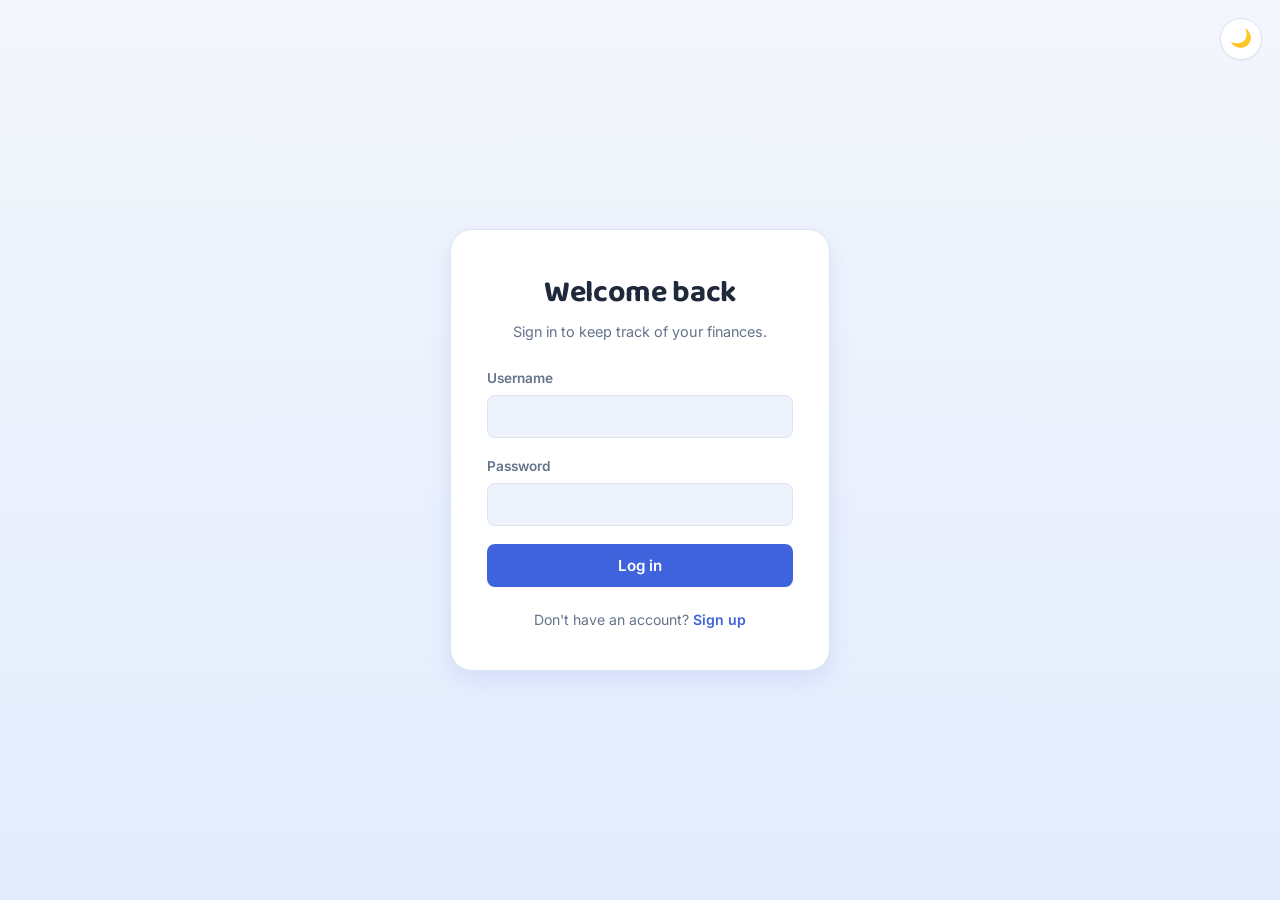
<file: frontend/index.html>
<!DOCTYPE html>
<html lang="en">
<head>
    <meta charset="UTF-8">
    <meta name="viewport" content="width=device-width, initial-scale=1.0">
    <title>ExpenseTracker · Login</title>

    <link rel="preconnect" href="https://fonts.googleapis.com">
    <link rel="preconnect" href="https://fonts.gstatic.com" crossorigin>
    <link href="https://fonts.googleapis.com/css2?family=Baloo+2:wght@600;700&family=Inter:wght@400;500;600;700&display=swap" rel="stylesheet">
    <link rel="icon" href="data:image/svg+xml,<svg xmlns=%22http://www.w3.org/2000/svg%22 viewBox=%220 0 100 100%22><text y=%22.9em%22 font-size=%2290%22>💰</text></svg>">
    <link rel="manifest" href="manifest.json">
    <link rel="apple-touch-icon" href="icons/apple-touch-icon.png">
    <meta name="theme-color" content="#4F46E5">
    <meta name="apple-mobile-web-app-capable" content="yes">
    <meta name="apple-mobile-web-app-status-bar-style" content="black-translucent">
    <meta name="apple-mobile-web-app-title" content="Expenses">
    <link rel="stylesheet" href="css/variables.css">
    <link rel="stylesheet" href="css/toast.css">
    <link rel="stylesheet" href="css/base.css">
    <link rel="stylesheet" href="css/auth.css">

    <script>
        // Apply the saved theme before first render to avoid a flash of the wrong theme.
        (function () {
            if (localStorage.getItem('theme') === 'dark') {
                document.documentElement.setAttribute('data-theme', 'dark');
            }
        })();
    </script>
</head>
<body>
    <div id="toastContainer" class="toast-container" aria-live="polite" aria-atomic="true"></div>
    <button id="themeToggle" class="icon-button theme-toggle" type="button" aria-label="Toggle dark mode">🌙</button>

    <div class="money-rain" aria-hidden="true">
        <span class="coin">💵</span>
        <span class="coin">🪙</span>
        <span class="coin">💵</span>
        <span class="coin">💰</span>
        <span class="coin">🪙</span>
        <span class="coin">💵</span>
        <span class="coin">🪙</span>
        <span class="coin">💰</span>
        <span class="coin">💵</span>
        <span class="coin">🪙</span>
        <span class="coin">💵</span>
        <span class="coin">🪙</span>
        <span class="coin">💰</span>
        <span class="coin">💵</span>
        <span class="coin">🪙</span>
    </div>

    <main class="auth-wrapper">
        <div class="auth-card card">
            <h1>Welcome back</h1>
            <p class="auth-subtitle">Sign in to keep track of your finances.</p>

            <form id="loginForm">
                <div class="form-group">
                    <label for="username">Username</label>
                    <input type="text" id="username" name="username" required autocomplete="username">
                </div>
                <div class="form-group">
                    <label for="password">Password</label>
                    <input type="password" id="password" name="password" required autocomplete="current-password">
                </div>
                <button type="submit" class="submit-button">Log in</button>
            </form>

            <p class="auth-footer">Don't have an account? <a href="register.html">Sign up</a></p>
        </div>
    </main>

    <script src="js/theme.js"></script>
    <script type="module" src="js/login.js"></script>
</body>
</html>
</file>
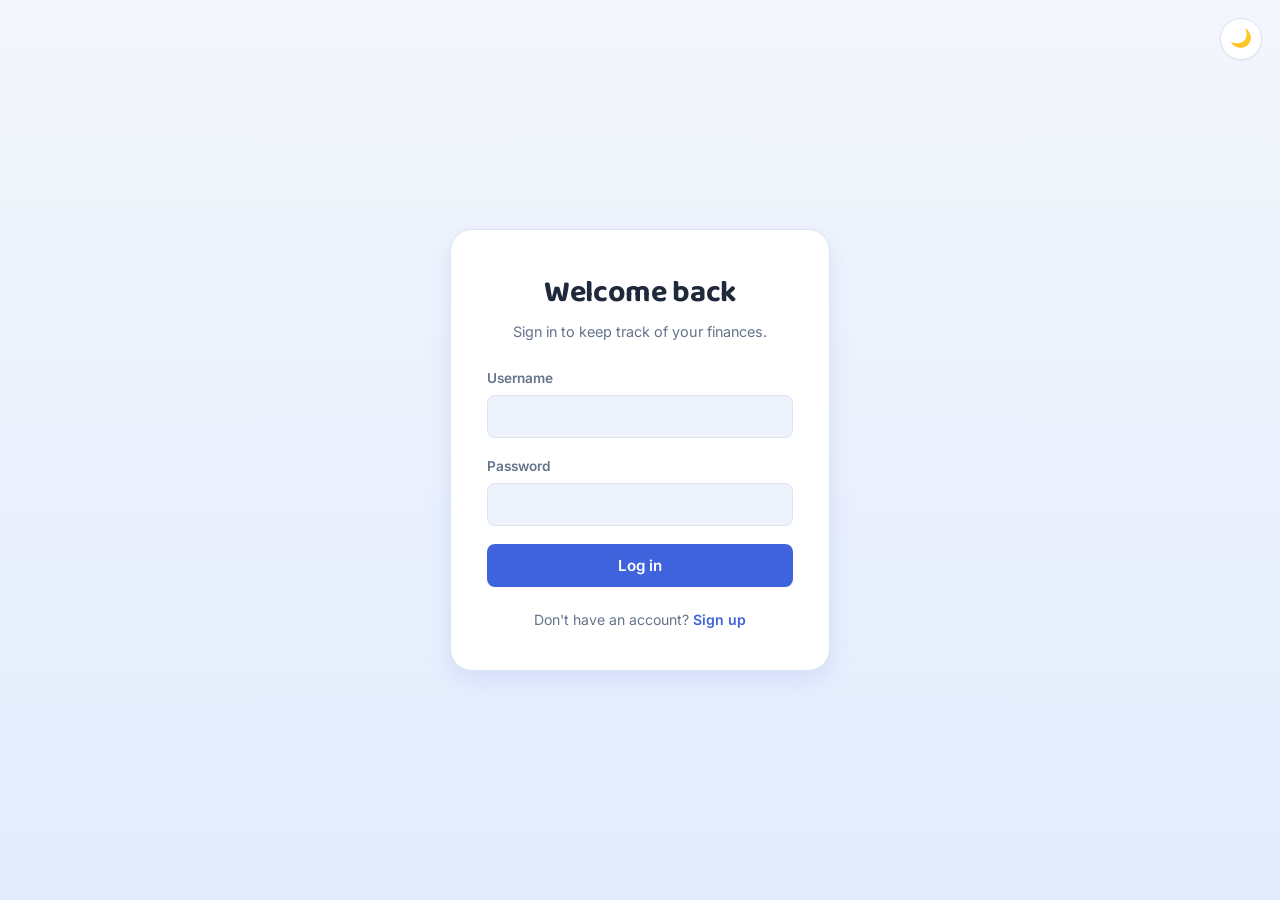
<file: frontend/categories.html>
<!DOCTYPE html>
<html lang="en">
<head>
    <meta charset="UTF-8">
    <meta name="viewport" content="width=device-width, initial-scale=1.0">
    <title>ExpenseTracker · Categories</title>

    <link rel="preconnect" href="https://fonts.googleapis.com">
    <link rel="preconnect" href="https://fonts.gstatic.com" crossorigin>
    <link href="https://fonts.googleapis.com/css2?family=Baloo+2:wght@600;700&family=Inter:wght@400;500;600;700&display=swap" rel="stylesheet">
    <link rel="icon" href="data:image/svg+xml,<svg xmlns=%22http://www.w3.org/2000/svg%22 viewBox=%220 0 100 100%22><text y=%22.9em%22 font-size=%2290%22>💰</text></svg>">
    <link rel="manifest" href="manifest.json">
    <link rel="apple-touch-icon" href="icons/apple-touch-icon.png">
    <meta name="theme-color" content="#4F46E5">
    <meta name="apple-mobile-web-app-capable" content="yes">
    <meta name="apple-mobile-web-app-status-bar-style" content="black-translucent">
    <meta name="apple-mobile-web-app-title" content="Expenses">
    <link rel="stylesheet" href="css/variables.css">
    <link rel="stylesheet" href="css/toast.css">
    <link rel="stylesheet" href="css/base.css">
    <link rel="stylesheet" href="css/app-shell.css">
    <link rel="stylesheet" href="css/controls.css">
    <link rel="stylesheet" href="css/tables.css">
    <link rel="stylesheet" href="css/skeleton.css">
    <link rel="stylesheet" href="css/modal.css">
    <link rel="stylesheet" href="css/categories.css">

    <script>
        // Apply the saved theme before first render to avoid a flash of the wrong theme.
        (function () {
            if (localStorage.getItem('theme') === 'dark') {
                document.documentElement.setAttribute('data-theme', 'dark');
            }
        })();
    </script>
</head>
<body>
    <div id="toastContainer" class="toast-container" aria-live="polite" aria-atomic="true"></div>
    <button id="themeToggle" class="icon-button theme-toggle" type="button" aria-label="Toggle dark mode">🌙</button>
    <button type="button" class="icon-button logout-button" id="logoutButton" aria-label="Log out" title="Log out">🚪</button>

    <div class="app-shell">
        <aside class="sidebar">
            <div class="sidebar-brand">💰 ExpenseTracker</div>
            <nav class="sidebar-nav">
                <a href="dashboard.html" class="nav-link"><span class="nav-icon">📊</span>Dashboard</a>
                <a href="categories.html" class="nav-link active"><span class="nav-icon">🏷️</span>Categories</a>
                <a href="transactions.html" class="nav-link"><span class="nav-icon">💳</span>Transactions</a>
            </nav>
        </aside>

        <main class="main-content">
            <div class="page-header">
                <h1>Categories</h1>
                <p>Organize your transactions into fixed, variable, or one-time categories.</p>
            </div>

            <div class="categories-layout">
                <div class="category-card card">
                    <h2>Create Category</h2>
                    <form id="categoryForm">
                        <div class="form-group">
                            <label for="categoryName">Category Name:</label>
                            <input type="text" id="categoryName" name="category_name" required>
                        </div>
                        <div class="form-group">
                            <label for="frequency">Frequency:</label>
                            <select id="frequency" name="frequency" required>
                                <option value="FIXED">Fixed</option>
                                <option value="VARIABLE">Variable</option>
                                <option value="ONE_TIME">One-time</option>
                            </select>
                        </div>
                        <button type="submit" class="submit-button" id="submitCategory">Create Category</button>
                    </form>
                </div>

                <div class="categoryTable data-table">
                    <h2>Categories</h2>
                    <label for="categorySearch">Search Categories:</label>
                    <input type="text" id="categorySearch" placeholder="Enter category name...">
                    <div class="table-wrapper is-categories">
                        <table>
                            <thead>
                                <tr>
                                    <th>Category Name</th>
                                    <th>Frequency</th>
                                    <th>Actions</th>
                                </tr>
                            </thead>
                            <tbody id="categoryTableBody"></tbody>
                        </table>
                    </div>

                    <div id="pagination">
                        <button id="previousPage">Previous</button>
                        <span id="pageInfo"></span>
                        <button id="nextPage">Next</button>
                    </div>
                </div>
            </div>
        </main>
    </div>

    <nav class="bottom-nav">
        <a href="dashboard.html"><span class="nav-icon">📊</span>Dashboard</a>
        <a href="categories.html" class="active"><span class="nav-icon">🏷️</span>Categories</a>
        <a href="transactions.html"><span class="nav-icon">💳</span>Transactions</a>
    </nav>

    <script src="js/theme.js"></script>
    <script type="module" src="js/categories.js"></script>
</body>
</html>
</file>
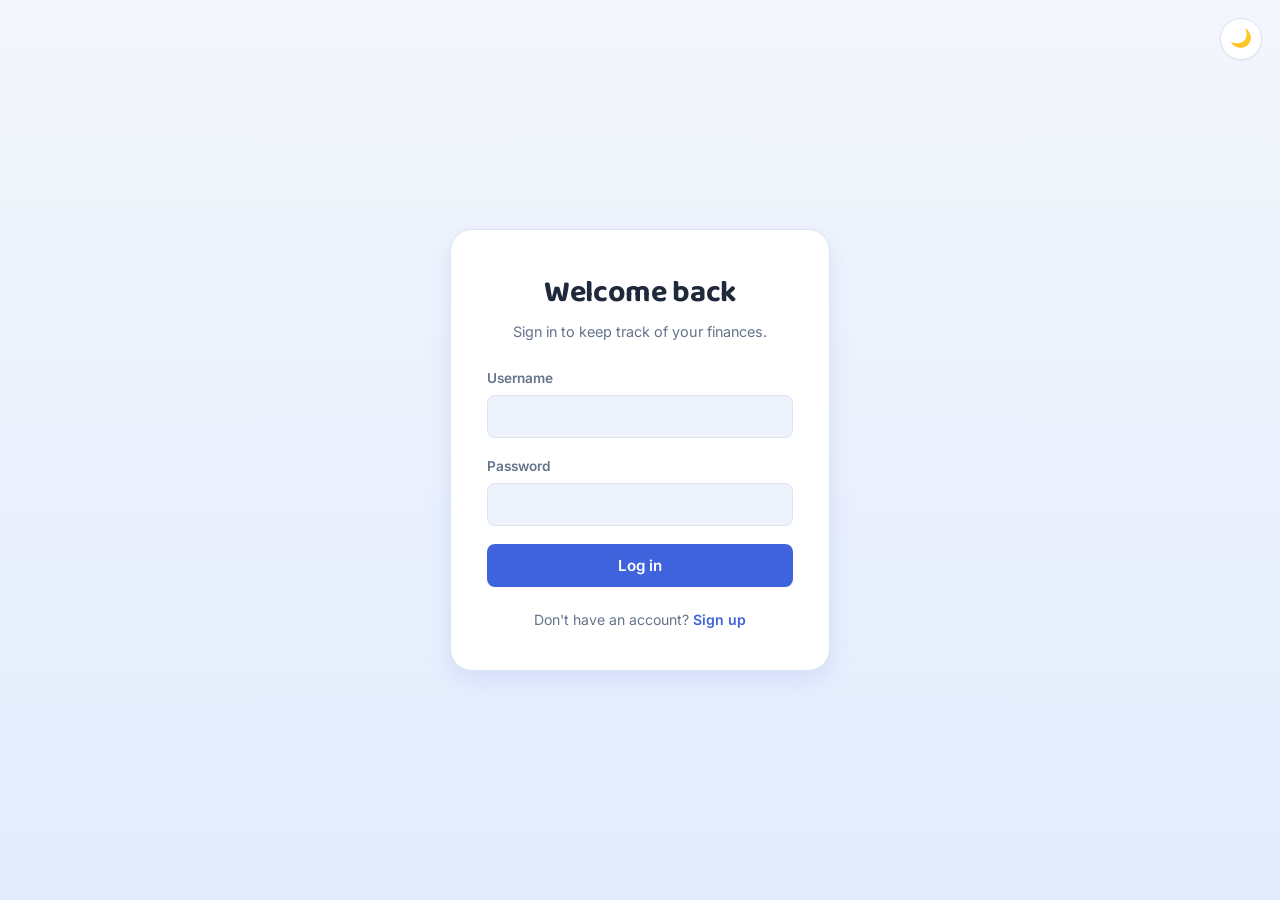
<file: frontend/login.html>
<!DOCTYPE html>
<html lang="en">
<head>
    <meta charset="UTF-8">
    <meta name="viewport" content="width=device-width, initial-scale=1.0">
    <title>ExpenseTracker · Login</title>

    <link rel="preconnect" href="https://fonts.googleapis.com">
    <link rel="preconnect" href="https://fonts.gstatic.com" crossorigin>
    <link href="https://fonts.googleapis.com/css2?family=Baloo+2:wght@600;700&family=Inter:wght@400;500;600;700&display=swap" rel="stylesheet">
    <link rel="icon" href="data:image/svg+xml,<svg xmlns=%22http://www.w3.org/2000/svg%22 viewBox=%220 0 100 100%22><text y=%22.9em%22 font-size=%2290%22>💰</text></svg>">
    <link rel="stylesheet" href="css/variables.css">
    <link rel="stylesheet" href="css/toast.css">
    <link rel="stylesheet" href="css/base.css">
    <link rel="stylesheet" href="css/auth.css">

    <script>
        // Apply the saved theme before first render to avoid a flash of the wrong theme.
        (function () {
            if (localStorage.getItem('theme') === 'dark') {
                document.documentElement.setAttribute('data-theme', 'dark');
            }
        })();
    </script>
</head>
<body>
    <div id="toastContainer" class="toast-container" aria-live="polite" aria-atomic="true"></div>
    <button id="themeToggle" class="icon-button theme-toggle" type="button" aria-label="Toggle dark mode">🌙</button>

    <div class="money-rain" aria-hidden="true">
        <span class="coin">💵</span>
        <span class="coin">🪙</span>
        <span class="coin">💵</span>
        <span class="coin">💰</span>
        <span class="coin">🪙</span>
        <span class="coin">💵</span>
        <span class="coin">🪙</span>
        <span class="coin">💰</span>
        <span class="coin">💵</span>
        <span class="coin">🪙</span>
        <span class="coin">💵</span>
        <span class="coin">🪙</span>
        <span class="coin">💰</span>
        <span class="coin">💵</span>
        <span class="coin">🪙</span>
    </div>

    <main class="auth-wrapper">
        <div class="auth-card card">
            <h1>Welcome back</h1>
            <p class="auth-subtitle">Sign in to keep track of your finances.</p>

            <form id="loginForm">
                <div class="form-group">
                    <label for="username">Username</label>
                    <input type="text" id="username" name="username" required autocomplete="username">
                </div>
                <div class="form-group">
                    <label for="password">Password</label>
                    <input type="password" id="password" name="password" required autocomplete="current-password">
                </div>
                <button type="submit" class="submit-button">Log in</button>
            </form>

            <p class="auth-footer">Don't have an account? <a href="register.html">Sign up</a></p>
        </div>
    </main>

    <script src="js/theme.js"></script>
    <script type="module" src="js/login.js"></script>
</body>
</html>
</file>
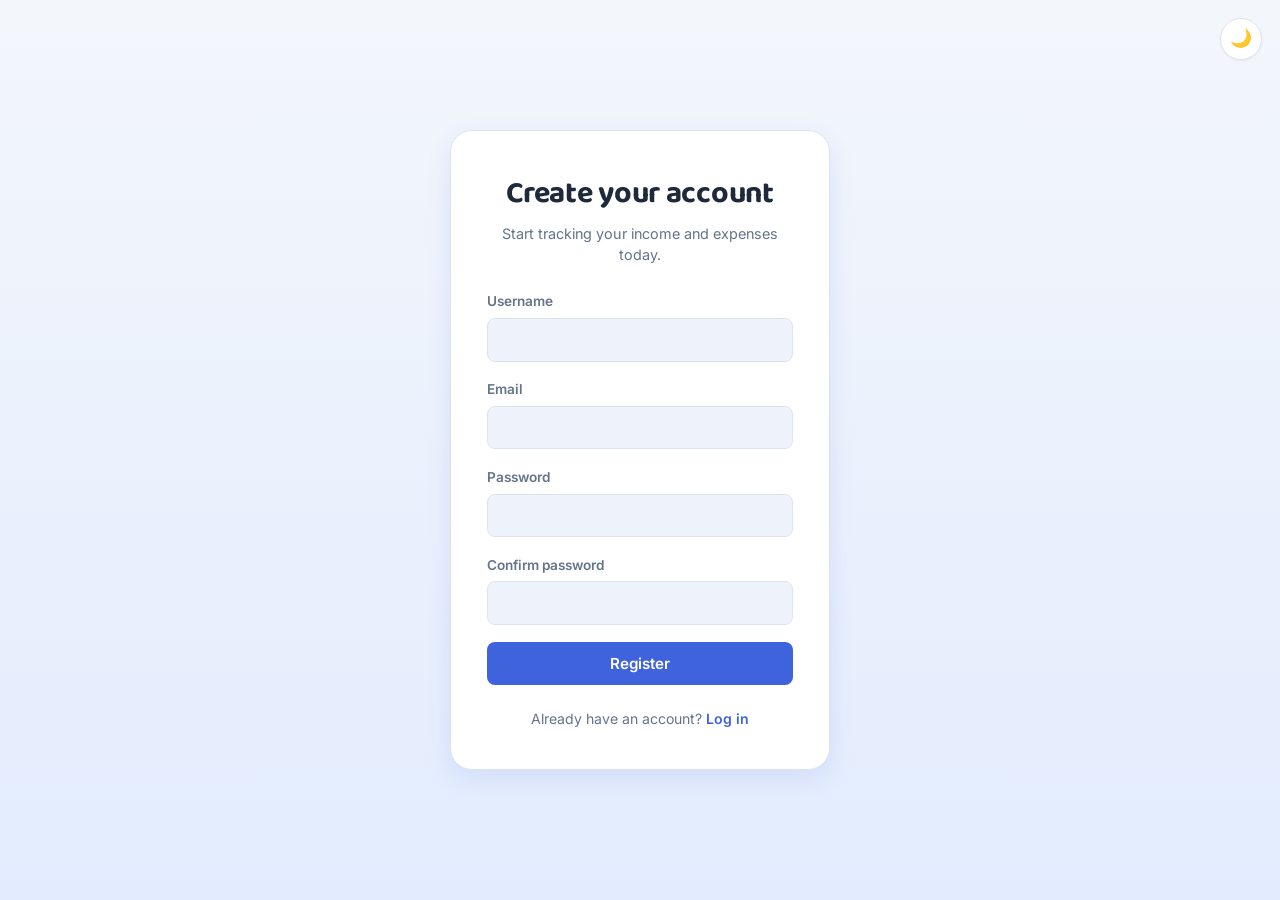
<file: frontend/register.html>
<!DOCTYPE html>
<html lang="en">
<head>
    <meta charset="UTF-8">
    <meta name="viewport" content="width=device-width, initial-scale=1.0">
    <title>ExpenseTracker · Register</title>

    <link rel="preconnect" href="https://fonts.googleapis.com">
    <link rel="preconnect" href="https://fonts.gstatic.com" crossorigin>
    <link href="https://fonts.googleapis.com/css2?family=Baloo+2:wght@600;700&family=Inter:wght@400;500;600;700&display=swap" rel="stylesheet">
    <link rel="icon" href="data:image/svg+xml,<svg xmlns=%22http://www.w3.org/2000/svg%22 viewBox=%220 0 100 100%22><text y=%22.9em%22 font-size=%2290%22>💰</text></svg>">
    <link rel="manifest" href="manifest.json">
    <link rel="apple-touch-icon" href="icons/apple-touch-icon.png">
    <meta name="theme-color" content="#4F46E5">
    <meta name="apple-mobile-web-app-capable" content="yes">
    <meta name="apple-mobile-web-app-status-bar-style" content="black-translucent">
    <meta name="apple-mobile-web-app-title" content="Expenses">
    <link rel="stylesheet" href="css/variables.css">
    <link rel="stylesheet" href="css/toast.css">
    <link rel="stylesheet" href="css/base.css">
    <link rel="stylesheet" href="css/auth.css">

    <script>
        // Apply the saved theme before first render to avoid a flash of the wrong theme.
        (function () {
            if (localStorage.getItem('theme') === 'dark') {
                document.documentElement.setAttribute('data-theme', 'dark');
            }
        })();
    </script>
</head>
<body>
    <div id="toastContainer" class="toast-container" aria-live="polite" aria-atomic="true"></div>
    <button id="themeToggle" class="icon-button theme-toggle" type="button" aria-label="Toggle dark mode">🌙</button>

    <div class="money-rain" aria-hidden="true">
        <span class="coin">💵</span>
        <span class="coin">🪙</span>
        <span class="coin">💵</span>
        <span class="coin">💰</span>
        <span class="coin">🪙</span>
        <span class="coin">💵</span>
        <span class="coin">🪙</span>
        <span class="coin">💰</span>
        <span class="coin">💵</span>
        <span class="coin">🪙</span>
        <span class="coin">💵</span>
        <span class="coin">🪙</span>
        <span class="coin">💰</span>
        <span class="coin">💵</span>
        <span class="coin">🪙</span>
    </div>

    <main class="auth-wrapper">
        <div class="auth-card card">
            <h1>Create your account</h1>
            <p class="auth-subtitle">Start tracking your income and expenses today.</p>

            <form id="registerForm">
                <div class="form-group">
                    <label for="username">Username</label>
                    <input type="text" id="username" name="username" required autocomplete="username">
                </div>
                <div class="form-group">
                    <label for="email">Email</label>
                    <input type="email" id="email" name="email" required autocomplete="email">
                </div>
                <div class="form-group">
                    <label for="password">Password</label>
                    <input type="password" id="password" name="password" required autocomplete="new-password">
                </div>
                <div class="form-group">
                    <label for="password2">Confirm password</label>
                    <input type="password" id="password2" name="password2" required autocomplete="new-password">
                </div>
                <button type="submit" class="submit-button">Register</button>
            </form>

            <p class="auth-footer">Already have an account? <a href="index.html">Log in</a></p>
        </div>
    </main>

    <script src="js/theme.js"></script>
    <script type="module" src="js/register.js"></script>
</body>
</html>
</file>
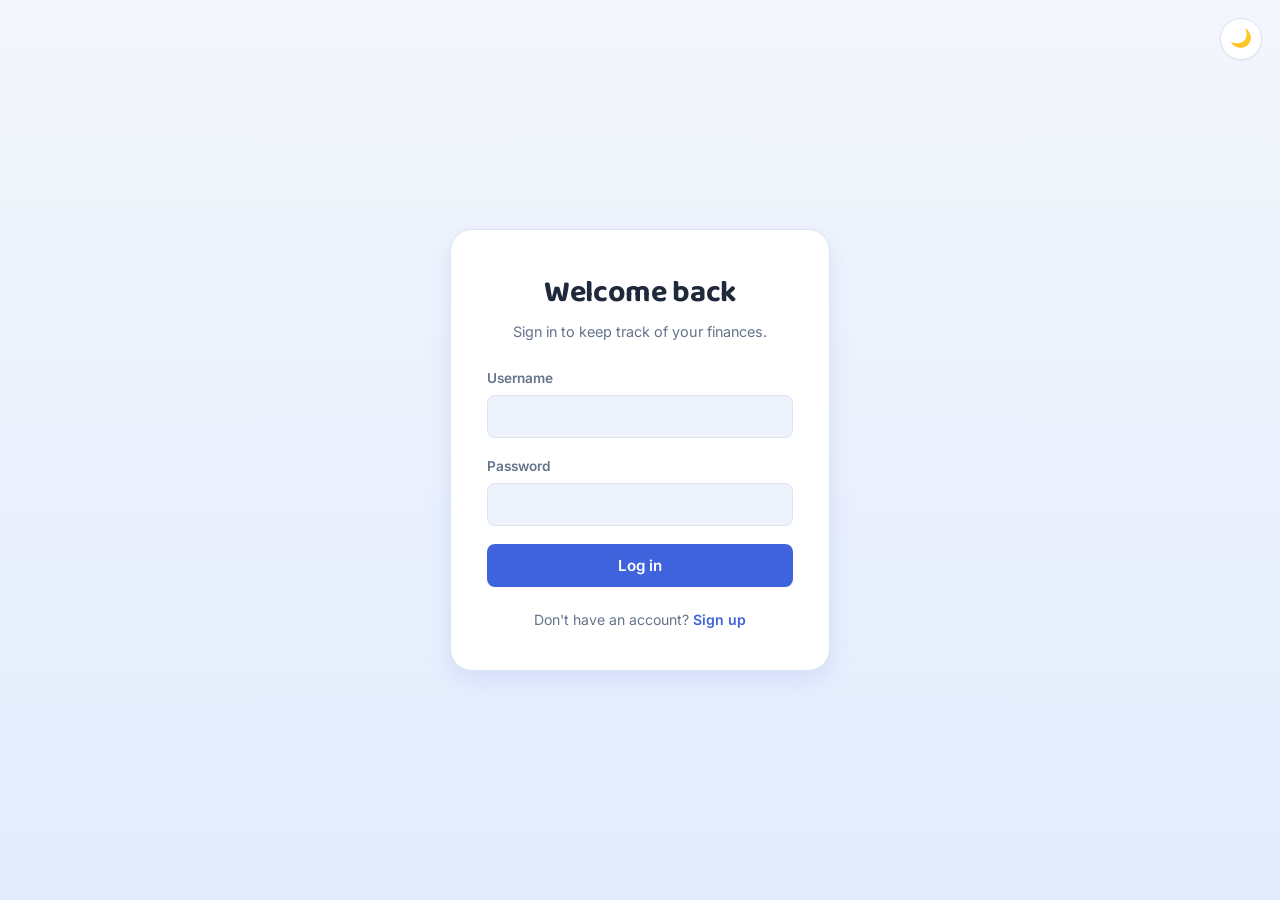
<file: frontend/transactions.html>
<!DOCTYPE html>
<html lang="en">
<head>
    <meta charset="UTF-8">
    <meta name="viewport" content="width=device-width, initial-scale=1.0">
    <title>ExpenseTracker · Transactions</title>

    <link rel="preconnect" href="https://fonts.googleapis.com">
    <link rel="preconnect" href="https://fonts.gstatic.com" crossorigin>
    <link href="https://fonts.googleapis.com/css2?family=Baloo+2:wght@600;700&family=Inter:wght@400;500;600;700&display=swap" rel="stylesheet">
    <link rel="icon" href="data:image/svg+xml,<svg xmlns=%22http://www.w3.org/2000/svg%22 viewBox=%220 0 100 100%22><text y=%22.9em%22 font-size=%2290%22>💰</text></svg>">
    <link rel="manifest" href="manifest.json">
    <link rel="apple-touch-icon" href="icons/apple-touch-icon.png">
    <meta name="theme-color" content="#4F46E5">
    <meta name="apple-mobile-web-app-capable" content="yes">
    <meta name="apple-mobile-web-app-status-bar-style" content="black-translucent">
    <meta name="apple-mobile-web-app-title" content="Expenses">
    <link rel="stylesheet" href="css/variables.css">
    <link rel="stylesheet" href="css/toast.css">
    <link rel="stylesheet" href="css/base.css">
    <link rel="stylesheet" href="css/app-shell.css">
    <link rel="stylesheet" href="css/controls.css">
    <link rel="stylesheet" href="css/tables.css">
    <link rel="stylesheet" href="css/skeleton.css">
    <link rel="stylesheet" href="css/modal.css">
    <link rel="stylesheet" href="css/transactions.css">

    <script>
        // Apply the saved theme before first render to avoid a flash of the wrong theme.
        (function () {
            if (localStorage.getItem('theme') === 'dark') {
                document.documentElement.setAttribute('data-theme', 'dark');
            }
        })();
    </script>
</head>
<body>
    <div id="toastContainer" class="toast-container" aria-live="polite" aria-atomic="true"></div>
    <button id="themeToggle" class="icon-button theme-toggle" type="button" aria-label="Toggle dark mode">🌙</button>
    <button type="button" class="icon-button logout-button" id="logoutButton" aria-label="Log out" title="Log out">🚪</button>

    <div class="app-shell">
        <aside class="sidebar">
            <div class="sidebar-brand">💰 ExpenseTracker</div>
            <nav class="sidebar-nav">
                <a href="dashboard.html" class="nav-link"><span class="nav-icon">📊</span>Dashboard</a>
                <a href="categories.html" class="nav-link"><span class="nav-icon">🏷️</span>Categories</a>
                <a href="transactions.html" class="nav-link active"><span class="nav-icon">💳</span>Transactions</a>
            </nav>
        </aside>

        <main class="main-content">
            <div class="page-header">
                <h1>Transactions</h1>
                <p>Log and review every income, expense, and investment.</p>
            </div>

            <div id="periodNav">
                <label for="selectedMonth">Month:</label>
                <select id="selectedMonth" name="month">
                    <option value="">All months</option>
                    <option value="1">January</option>
                    <option value="2">February</option>
                    <option value="3">March</option>
                    <option value="4">April</option>
                    <option value="5">May</option>
                    <option value="6">June</option>
                    <option value="7">July</option>
                    <option value="8">August</option>
                    <option value="9">September</option>
                    <option value="10">October</option>
                    <option value="11">November</option>
                    <option value="12">December</option>
                </select>
                <label for="selectedYear">Year:</label>
                <select id="selectedYear" name="year">
                    <option value="">Select a year</option>
                </select>
            </div>

            <div class="transactions-layout">
                <div class="transaction-card card">
                    <h2>Create Transaction</h2>
                    <form id="transactionForm">
                        <div class="form-group">
                            <label for="transactionCategory">Category:</label>
                            <select id="transactionCategory" name="category" required>
                                <option value="">Select a category</option>
                            </select>
                        </div>
                        <div class="form-group">
                            <label for="transactionType">Transaction Type:</label>
                            <select id="transactionType" name="transaction_type" required>
                                <option value="INCOME">Income</option>
                                <option value="EXPENSE">Expense</option>
                                <option value="INVESTMENT">Investment</option>
                            </select>
                        </div>
                        <div class="form-group">
                            <label for="transactionAmount">Amount:</label>
                            <input type="number" id="transactionAmount" name="transaction_amount" step="0.01" min="0" required>
                        </div>
                        <div class="form-group" id="withdrawalGroup" style="display: none;">
                            <label class="checkbox-label">
                                <input type="checkbox" id="transactionWithdrawal">
                                Withdrawal (money taken out of this investment)
                            </label>
                        </div>
                        <div class="form-group">
                            <label for="transactionDate">Date:</label>
                            <input type="date" id="transactionDate" name="transaction_date" required>
                        </div>
                        <div class="form-group">
                            <label for="transactionDescription">Description:</label>
                            <textarea id="transactionDescription" name="description"></textarea>
                        </div>
                        <button type="submit" class="submit-button" id="submitTransaction">Create Transaction</button>
                    </form>
                </div>

                <div class="transactionsTable data-table is-transactions">
                    <h2>Transactions</h2>
                    <label for="transactionSearch">Search Transactions:</label>
                    <input type="text" id="transactionSearch" placeholder="Enter transaction description...">

                    <div class="table-wrapper is-transactions">
                        <table>
                            <thead>
                                <tr>
                                    <th>Category</th>
                                    <th>Type</th>
                                    <th>Amount</th>
                                    <th>Date</th>
                                    <th>Description</th>
                                    <th>Actions</th>
                                </tr>
                            </thead>
                            <tbody id="transactionTableBody"></tbody>
                        </table>
                    </div>

                    <div id="pagination">
                        <button id="previousPage">Previous</button>
                        <span id="pageInfo"></span>
                        <button id="nextPage">Next</button>
                    </div>
                </div>
            </div>
        </main>
    </div>

    <nav class="bottom-nav">
        <a href="dashboard.html"><span class="nav-icon">📊</span>Dashboard</a>
        <a href="categories.html"><span class="nav-icon">🏷️</span>Categories</a>
        <a href="transactions.html" class="active"><span class="nav-icon">💳</span>Transactions</a>
    </nav>

    <script src="js/theme.js"></script>
    <script type="module" src="js/transactions.js"></script>
</body>
</html>
</file>
<file: frontend/css/variables.css>
/* ==========================================================================
   Shared design tokens for all application pages and themes.
   ========================================================================== */

:root {
  /* Surface colors. */
  --bg: #F3F6FB;
  --surface: #FFFFFF;
  --surface-2: #EEF2FA;
  --border: #DCE4F2;

  /* Brand colors. */
  --primary: #3E63DD;
  --primary-hover: #3454C4;
  --primary-soft: #DCE8FF;
  --accent-warm: #F5A971;
  --accent-warm-soft: #FDE9D8;

  /* Text colors. */
  --ink: #1E293B;
  --ink-soft: #64748B;
  --ink-faint: #94A3B8;
  --on-primary: #FFFFFF;

  /* Semantic status colors. */
  --success: #2F9E5B;
  --success-soft: #DFF5E7;
  --danger: #E5484D;
  --danger-soft: #FCE3E3;
  --pending: #E8890C;
  --pending-soft: #FCEACC;

  /* Shape tokens. */
  --radius-sm: 8px;
  --radius-md: 14px;
  --radius-lg: 22px;
  --radius-full: 999px;

  /* Elevation tokens. */
  --shadow-sm: 0 1px 2px rgba(30, 41, 59, 0.06);
  --shadow-md: 0 8px 24px rgba(62, 99, 221, 0.12);
  --shadow-lg: 0 16px 40px rgba(30, 41, 59, 0.14);

  /* Typography tokens. */
  --font-display: "Baloo 2", sans-serif;
  --font-body: "Inter", sans-serif;

  /* Motion tokens. */
  --ease: cubic-bezier(0.22, 1, 0.36, 1);
}

[data-theme="dark"] {
  --bg: #0F1729;
  --surface: #182238;
  --surface-2: #1F2B47;
  --border: #2A3855;

  --primary: #7B98FF;
  --primary-hover: #93AAFF;
  --primary-soft: #223055;
  --accent-warm: #F5A971;
  --accent-warm-soft: #3A2A1D;

  --ink: #E7ECF7;
  --ink-soft: #9AA7C2;
  --ink-faint: #6B7893;
  --on-primary: #0F1729;

  --success: #4ADE80;
  --success-soft: #163524;
  --danger: #FB7185;
  --danger-soft: #3A1B20;
  --pending: #FBBF77;
  --pending-soft: #3A2C15;

  --shadow-sm: 0 1px 2px rgba(0, 0, 0, 0.35);
  --shadow-md: 0 8px 24px rgba(0, 0, 0, 0.45);
  --shadow-lg: 0 16px 40px rgba(0, 0, 0, 0.55);
}

/* Limit theme transitions to affected visual properties. */
html {
  transition: background-color 0.25s var(--ease);
}
body, .card, input, select, button {
  transition: background-color 0.2s var(--ease), color 0.2s var(--ease), border-color 0.2s var(--ease);
}
</file>
<file: frontend/css/toast.css>
/* ==========================================================================
   Non-blocking notification styles for application feedback.
   ========================================================================== */

.toast-container {
  position: fixed;
  top: 4.6rem;
  left: 50%;
  transform: translateX(-50%);
  z-index: 100;
  display: flex;
  flex-direction: column;
  gap: 0.6rem;
  width: min(380px, 90vw);
  pointer-events: none;
}

.toast {
  pointer-events: auto;
  display: flex;
  align-items: flex-start;
  gap: 0.65rem;
  padding: 0.8rem 0.9rem;
  background: var(--surface);
  border: 1px solid var(--border);
  border-left: 3px solid var(--ink-faint);
  border-radius: var(--radius-md);
  box-shadow: var(--shadow-lg);
  animation: toast-in 0.25s var(--ease);
}

.toast.is-leaving {
  animation: toast-out 0.2s var(--ease) forwards;
}

@keyframes toast-in {
  from { opacity: 0; transform: translateY(-10px); }
  to   { opacity: 1; transform: translateY(0); }
}

@keyframes toast-out {
  to { opacity: 0; transform: translateY(-10px); }
}

.toast-icon {
  font-size: 1.05rem;
  line-height: 1.3;
}

.toast-message {
  flex: 1;
  font-size: 0.87rem;
  font-weight: 600;
  color: var(--ink);
  line-height: 1.35;
  word-break: break-word;
}

.toast-close {
  flex-shrink: 0;
  background: none;
  border: none;
  padding: 0;
  font-size: 0.95rem;
  line-height: 1;
  color: var(--ink-faint);
  cursor: pointer;
}
.toast-close:hover { color: var(--ink); }

.toast.is-success { border-left-color: var(--success); }
.toast.is-error    { border-left-color: var(--danger); }
.toast.is-info     { border-left-color: var(--primary); }

@media (max-width: 480px) {
  .toast-container { top: 3.8rem; }
}
</file>
<file: frontend/css/base.css>
/* ==========================================================================
   Base element styles and shared interface components.
   ========================================================================== */

*, *::before, *::after {
  box-sizing: border-box;
}

html, body {
  min-height: 100%;
}

body {
  margin: 0;
  background: var(--bg);
  color: var(--ink);
  font-family: var(--font-body);
  font-size: 16px;
  line-height: 1.5;
  -webkit-font-smoothing: antialiased;
}

h1, h2, h3 {
  font-family: var(--font-display);
  font-weight: 700;
  color: var(--ink);
  margin: 0 0 0.4em;
  letter-spacing: -0.01em;
}

h1 { font-size: 1.9rem; }
h2 { font-size: 1.35rem; }
h3 { font-size: 1.1rem; }

p { margin: 0 0 1em; color: var(--ink-soft); }

a {
  color: var(--primary);
  font-weight: 600;
  text-decoration: none;
}
a:hover { text-decoration: underline; }

/* Provide a consistent visible focus indicator for keyboard navigation. */
:focus-visible {
  outline: 2px solid var(--primary);
  outline-offset: 2px;
  border-radius: var(--radius-sm);
}

/* Shared card container. */
.card {
  background: var(--surface);
  border: 1px solid var(--border);
  border-radius: var(--radius-lg);
  box-shadow: var(--shadow-md);
}

/* Form controls. */
.form-group {
  margin-bottom: 1.1rem;
  text-align: left;
}

.form-group label {
  display: block;
  font-size: 0.85rem;
  font-weight: 600;
  color: var(--ink-soft);
  margin-bottom: 0.4rem;
}

input[type="text"],
input[type="email"],
input[type="password"],
input[type="number"],
input[type="date"],
select,
textarea {
  width: 100%;
  padding: 0.7rem 0.9rem;
  font-family: var(--font-body);
  font-size: 0.95rem;
  color: var(--ink);
  background: var(--surface-2);
  border: 1.5px solid var(--border);
  border-radius: var(--radius-sm);
  outline: none;
}

input:hover, select:hover, textarea:hover {
  border-color: var(--ink-faint);
}

input:focus, select:focus, textarea:focus {
  border-color: var(--primary);
  background: var(--surface);
  box-shadow: 0 0 0 3px var(--primary-soft);
}

/* Buttons. */
.submit-button, .btn {
  display: inline-flex;
  align-items: center;
  justify-content: center;
  gap: 0.5rem;
  width: 100%;
  padding: 0.75rem 1.2rem;
  font-family: var(--font-body);
  font-size: 0.95rem;
  font-weight: 600;
  color: var(--on-primary);
  background: var(--primary);
  border: none;
  border-radius: var(--radius-sm);
  cursor: pointer;
}

.submit-button:hover, .btn:hover { background: var(--primary-hover); }
.submit-button:active, .btn:active { transform: scale(0.98); }

.btn-secondary {
  background: var(--surface-2);
  color: var(--ink);
  border: 1.5px solid var(--border);
}
.btn-secondary:hover { background: var(--border); }

.btn-danger {
  background: var(--danger-soft);
  color: var(--danger);
}
.btn-danger:hover { filter: brightness(0.95); }

/* Floating icon controls, including theme and logout actions. */
.icon-button {
  position: fixed;
  top: 1.1rem;
  width: 42px;
  height: 42px;
  display: flex;
  align-items: center;
  justify-content: center;
  font-size: 1.1rem;
  background: var(--surface);
  border: 1px solid var(--border);
  border-radius: var(--radius-full);
  box-shadow: var(--shadow-sm);
  cursor: pointer;
  z-index: 50;
}
.icon-button:hover { box-shadow: var(--shadow-md); }

.theme-toggle { right: 1.1rem; }

/* Status tags. */
.tag {
  display: inline-flex;
  align-items: center;
  gap: 0.3rem;
  padding: 0.2rem 0.6rem;
  font-size: 0.75rem;
  font-weight: 600;
  border-radius: var(--radius-full);
}
.tag-pending { background: var(--pending-soft); color: var(--pending); }
.tag-success { background: var(--success-soft); color: var(--success); }
.tag-danger  { background: var(--danger-soft); color: var(--danger); }
</file>
<file: frontend/css/auth.css>
/* ==========================================================================
   Authentication page layout and decorative background.
   ========================================================================== */

body {
  overflow-x: hidden;
  background: linear-gradient(180deg, var(--bg) 0%, var(--primary-soft) 140%);
}

/* Decorative background that does not receive pointer events. */
.money-rain {
  position: fixed;
  inset: 0;
  overflow: hidden;
  pointer-events: none;
  z-index: 0;
}

.money-rain .coin {
  position: absolute;
  top: -10%;
  font-size: 1.6rem;
  opacity: 0;
  filter: blur(0.5px);
  animation: fall linear infinite;
}

@keyframes fall {
  0%   { transform: translateY(0) rotate(0deg);   opacity: 0; }
  8%   { opacity: 0.45; }
  92%  { opacity: 0.45; }
  100% { transform: translateY(115vh) rotate(50deg); opacity: 0; }
}

/* Vary each animation to avoid a synchronized visual pattern. */
.money-rain .coin:nth-child(1)  { left: 3%;  font-size: 1.3rem; animation-duration: 14s; animation-delay: 0s;  }
.money-rain .coin:nth-child(2)  { left: 12%; font-size: 2rem;   animation-duration: 19s; animation-delay: 2s;  }
.money-rain .coin:nth-child(3)  { left: 20%; font-size: 1.1rem; animation-duration: 12s; animation-delay: 5s;  }
.money-rain .coin:nth-child(4)  { left: 30%; font-size: 1.7rem; animation-duration: 17s; animation-delay: 1s;  }
.money-rain .coin:nth-child(5)  { left: 40%; font-size: 1.2rem; animation-duration: 15s; animation-delay: 7s;  }
.money-rain .coin:nth-child(6)  { left: 50%; font-size: 2.1rem; animation-duration: 20s; animation-delay: 3s;  }
.money-rain .coin:nth-child(7)  { left: 58%; font-size: 1.4rem; animation-duration: 13s; animation-delay: 9s;  }
.money-rain .coin:nth-child(8)  { left: 67%; font-size: 1.8rem; animation-duration: 18s; animation-delay: 0.5s;}
.money-rain .coin:nth-child(9)  { left: 75%; font-size: 1.2rem; animation-duration: 16s; animation-delay: 6s;  }
.money-rain .coin:nth-child(10) { left: 83%; font-size: 2rem;   animation-duration: 21s; animation-delay: 4s;  }
.money-rain .coin:nth-child(11) { left: 90%; font-size: 1.3rem; animation-duration: 14s; animation-delay: 8s;  }
.money-rain .coin:nth-child(12) { left: 96%; font-size: 1.6rem; animation-duration: 17s; animation-delay: 2.5s;}
.money-rain .coin:nth-child(13) { left: 8%;  font-size: 1.5rem; animation-duration: 19s; animation-delay: 11s;}
.money-rain .coin:nth-child(14) { left: 45%; font-size: 1.1rem; animation-duration: 13s; animation-delay: 12s;}
.money-rain .coin:nth-child(15) { left: 63%; font-size: 1.7rem; animation-duration: 16s; animation-delay: 10s;}

/* Reduce decorative motion when the user requests it. */
@media (prefers-reduced-motion: reduce) {
  .money-rain .coin { animation: none; opacity: 0.2; top: 20%; }
}

/* Authentication form layout. */
.auth-wrapper {
  position: relative;
  z-index: 1;
  min-height: 100vh;
  display: flex;
  align-items: center;
  justify-content: center;
  padding: 1.5rem;
}

.auth-card {
  width: 100%;
  max-width: 380px;
  padding: 2.5rem 2.25rem;
  text-align: center;
  animation: rise 0.5s var(--ease);
}

@keyframes rise {
  from { opacity: 0; transform: translateY(10px); }
  to   { opacity: 1; transform: translateY(0); }
}

.auth-card h1 { text-align: center; }

.auth-subtitle {
  margin-top: -0.4rem;
  margin-bottom: 1.6rem;
  font-size: 0.9rem;
}

.auth-footer {
  margin: 1.4rem 0 0;
  font-size: 0.88rem;
}

@media (max-width: 420px) {
  .auth-card { padding: 2rem 1.5rem; }
}
</file>
<file: frontend/css/app-shell.css>
/* ==========================================================================
   Shared responsive layout for authenticated application pages.
   ========================================================================== */

.app-shell {
  display: flex;
  min-height: 100vh;
}

/* Desktop navigation. */
.sidebar {
  width: 232px;
  flex-shrink: 0;
  display: flex;
  flex-direction: column;
  gap: 2.5rem;
  padding: 1.75rem 1.25rem;
  background: var(--surface);
  border-right: 1px solid var(--border);
  position: sticky;
  top: 0;
  height: 100vh;
}

.sidebar-brand {
  display: flex;
  align-items: center;
  gap: 0.5rem;
  font-family: var(--font-display);
  font-weight: 700;
  font-size: 1.15rem;
  color: var(--primary);
}

.sidebar-nav {
  display: flex;
  flex-direction: column;
  gap: 0.25rem;
}

.nav-link {
  display: flex;
  align-items: center;
  gap: 0.75rem;
  padding: 0.65rem 0.85rem;
  border-radius: var(--radius-sm);
  color: var(--ink-soft);
  font-weight: 600;
  font-size: 0.92rem;
}

.nav-link:hover {
  background: var(--surface-2);
  color: var(--ink);
  text-decoration: none;
}

.nav-link.active {
  background: var(--primary-soft);
  color: var(--primary);
}

.nav-icon { font-size: 1.05rem; }

/* Align the logout control beside the theme toggle. */
.logout-button {
  right: 4.3rem;
  color: var(--danger);
}

/* Page content area. */
.main-content {
  flex: 1;
  min-width: 0;
  padding: 2rem 2.75rem 3rem;
}

.page-header { margin-bottom: 1.75rem; }
.page-header p { margin: 0; font-size: 0.92rem; }

/* Mobile navigation. */
.bottom-nav { display: none; }

@media (max-width: 880px) {
  .sidebar { display: none; }

  .main-content {
    padding: 1.1rem 1rem 5.5rem;
  }

  .bottom-nav {
    display: flex;
    position: fixed;
    bottom: 0;
    left: 0;
    right: 0;
    z-index: 40;
    justify-content: space-around;
    padding: 0.55rem 0 calc(0.55rem + env(safe-area-inset-bottom));
    background: var(--surface);
    border-top: 1px solid var(--border);
    box-shadow: 0 -6px 20px rgba(30, 41, 59, 0.08);
  }

  .bottom-nav a {
    display: flex;
    flex-direction: column;
    align-items: center;
    gap: 0.15rem;
    font-size: 0.68rem;
    font-weight: 600;
    color: var(--ink-soft);
  }

  .bottom-nav a:hover { text-decoration: none; }
  .bottom-nav a.active { color: var(--primary); }
  .bottom-nav .nav-icon { font-size: 1.25rem; }
}
</file>
<file: frontend/css/controls.css>
/* ==========================================================================
   Shared reporting-period and pagination controls.
   ========================================================================== */

#periodNav {
  display: flex;
  align-items: center;
  gap: 0.9rem;
  flex-wrap: wrap;
  margin-bottom: 1.5rem;
  padding: 0.9rem 1.1rem;
  background: var(--surface);
  border: 1px solid var(--border);
  border-radius: var(--radius-md);
  box-shadow: var(--shadow-sm);
}

#periodNav label {
  font-size: 0.82rem;
  font-weight: 600;
  color: var(--ink-soft);
}

#periodNav select {
  width: auto;
  min-width: 130px;
  padding: 0.45rem 0.7rem;
}

/* Pagination controls. */
#pagination {
  display: flex;
  align-items: center;
  justify-content: center;
  gap: 1rem;
  margin-top: 1.25rem;
  padding-top: 1.1rem;
  border-top: 1px solid var(--border);
}

#pagination button {
  padding: 0.5rem 1.1rem;
  font-family: var(--font-body);
  font-size: 0.85rem;
  font-weight: 600;
  border-radius: var(--radius-full);
  border: 1px solid var(--border);
  background: var(--surface);
  color: var(--ink);
  cursor: pointer;
}

#pagination button:hover:not(:disabled) { background: var(--surface-2); }
#pagination button:disabled { opacity: 0.4; cursor: not-allowed; }

#pageInfo {
  font-size: 0.85rem;
  font-weight: 600;
  color: var(--ink-soft);
}
</file>
<file: frontend/css/tables.css>
/* ==========================================================================
   Shared financial table styles, including actions and empty states.
   ========================================================================== */

.data-table {
  position: relative;
  background: var(--surface);
  border: 1px solid var(--border);
  border-radius: var(--radius-lg);
  padding: 1.5rem 1.5rem 0.5rem;
  margin-bottom: 1.5rem;
  box-shadow: var(--shadow-sm);
}

.data-table h2 {
  font-size: 1.05rem;
}

.data-table table {
  width: 100%;
  border-collapse: collapse;
}

.data-table thead th {
  text-align: left;
  font-size: 0.72rem;
  font-weight: 700;
  letter-spacing: 0.04em;
  text-transform: uppercase;
  color: var(--ink-faint);
  padding: 0 0.5rem 0.6rem;
  border-bottom: 1px solid var(--border);
}

.data-table tbody tr {
  border-bottom: 1px solid var(--border);
}

.data-table tbody tr:last-child {
  border-bottom: none;
}

.data-table tbody tr:hover {
  background: var(--surface-2);
}

.data-table td {
  padding: 0.85rem 0.5rem;
  font-size: 0.9rem;
  color: var(--ink);
  vertical-align: middle;
}

/* Action buttons injected by the category and transaction views. */
.data-table td:last-child {
  display: flex;
  gap: 0.4rem;
  white-space: nowrap;
}

.data-table td:last-child button {
  padding: 0.35rem 0.7rem;
  font-family: var(--font-body);
  font-size: 0.78rem;
  font-weight: 600;
  border-radius: var(--radius-sm);
  border: 1px solid var(--border);
  background: var(--surface-2);
  color: var(--ink-soft);
  cursor: pointer;
}

/* Style actions according to the order rendered by the view scripts. */
.data-table td:last-child button:first-of-type:hover {
  color: var(--primary);
  border-color: var(--primary-soft);
  background: var(--primary-soft);
}

.data-table td:last-child button:last-of-type:hover {
  color: var(--danger);
  border-color: var(--danger-soft);
  background: var(--danger-soft);
}

/* Mark future expenses identified by the dashboard script. */
.pending-tag {
  display: inline-flex;
  align-items: center;
  gap: 0.3rem;
  margin-left: 0.5rem;
  padding: 0.15rem 0.55rem;
  font-size: 0.68rem;
  font-weight: 700;
  text-transform: uppercase;
  letter-spacing: 0.03em;
  color: var(--pending);
  background: var(--pending-soft);
  border-radius: var(--radius-full);
}

/* Mark investment transactions with a negative amount as withdrawals. */
.withdrawal-tag {
  display: inline-flex;
  align-items: center;
  gap: 0.3rem;
  margin-left: 0.5rem;
  padding: 0.15rem 0.55rem;
  font-size: 0.68rem;
  font-weight: 700;
  text-transform: uppercase;
  letter-spacing: 0.03em;
  color: var(--danger);
  background: var(--danger-soft);
  border-radius: var(--radius-full);
}

/* Scope horizontal scrolling and empty-state overlays to the table. */
.table-wrapper {
  position: relative;
  overflow-x: auto;
}

/* Show a contextual empty state only when the table body has no rows. */
.table-wrapper:has(tbody:empty) {
  min-height: 130px;
}

.table-wrapper:has(tbody:empty) table {
  opacity: 0.3;
}

.table-wrapper:has(tbody:empty)::before,
.table-wrapper:has(tbody:empty)::after {
  position: absolute;
  left: 0;
  right: 0;
  text-align: center;
  pointer-events: none;
}

.table-wrapper:has(tbody:empty)::before {
  content: "💸";
  top: 2rem;
  font-size: 2.1rem;
  opacity: 0.6;
}

.table-wrapper:has(tbody:empty)::after {
  content: "No transactions yet";
  top: 4.6rem;
  font-size: 0.85rem;
  font-weight: 600;
  color: var(--ink-faint);
}

.table-wrapper.is-categories:has(tbody:empty)::before { content: "🏷️"; }
.table-wrapper.is-categories:has(tbody:empty)::after { content: "No categories yet — create your first one."; }

.table-wrapper.is-transactions:has(tbody:empty)::after { content: "No transactions yet — add your first one."; }
</file>
<file: frontend/css/skeleton.css>
/* ==========================================================================
   Loading placeholders for asynchronously fetched content.
   ========================================================================== */

@keyframes skeleton-shimmer {
  0%   { background-position: 100% 50%; }
  100% { background-position: 0% 50%; }
}

.skeleton {
  background: linear-gradient(90deg, var(--surface-2) 25%, var(--border) 37%, var(--surface-2) 63%);
  background-size: 400% 100%;
  animation: skeleton-shimmer 1.4s ease infinite;
  border-radius: var(--radius-sm);
}

/* Table row placeholders. */
.skeleton-row td {
  padding: 0.85rem 0.5rem;
}

.skeleton-bar {
  display: block;
  height: 13px;
  width: 100%;
}

.skeleton-bar.short { width: 55%; }

/* Chart placeholder. */
.skeleton-chart {
  display: none;
  width: 100%;
  height: 300px;
  border-radius: var(--radius-md);
}

#chart-card.is-loading .my-chart { display: none; }
#chart-card.is-loading .skeleton-chart { display: block; }

@media (max-width: 880px) {
  .skeleton-chart { height: 240px; }
}

/* Summary value placeholders. */
.stat-value.is-loading {
  display: inline-block;
  min-width: 90px;
  height: 1.6rem;
  color: transparent;
}
</file>
<file: frontend/css/modal.css>
/* ==========================================================================
   Dynamically rendered confirmation dialog styles.
   ========================================================================== */

.modal-overlay {
  position: fixed;
  inset: 0;
  z-index: 200;
  display: flex;
  align-items: center;
  justify-content: center;
  padding: 1.25rem;
  background: rgba(15, 23, 41, 0.45);
  backdrop-filter: blur(2px);
  animation: modal-fade-in 0.15s var(--ease);
}

[data-theme="dark"] .modal-overlay {
  background: rgba(0, 0, 0, 0.6);
}

.modal-dialog {
  width: 100%;
  max-width: 380px;
  padding: 1.75rem;
  background: var(--surface);
  border: 1px solid var(--border);
  border-radius: var(--radius-lg);
  box-shadow: var(--shadow-lg);
  animation: modal-rise 0.2s var(--ease);
}

.modal-message {
  margin: 0 0 1.5rem;
  color: var(--ink);
  font-size: 0.95rem;
  line-height: 1.5;
}

.modal-actions {
  display: flex;
  justify-content: flex-end;
  gap: 0.7rem;
}

.modal-actions .btn {
  width: auto;
  padding: 0.6rem 1.1rem;
}

@keyframes modal-fade-in {
  from { opacity: 0; }
  to   { opacity: 1; }
}

@keyframes modal-rise {
  from { opacity: 0; transform: translateY(8px) scale(0.98); }
  to   { opacity: 1; transform: translateY(0) scale(1); }
}

@media (max-width: 420px) {
  .modal-actions {
    flex-direction: column-reverse;
  }
  .modal-actions .btn {
    width: 100%;
  }
}
</file>
<file: frontend/css/categories.css>
/* ==========================================================================
   Categories page layout.
   ========================================================================== */

.categories-layout {
  display: grid;
  grid-template-columns: 320px 1fr;
  gap: 1.75rem;
  align-items: start;
}

/* Allow wide content to scroll within its container instead of widening the grid. */
.categories-layout > * {
  min-width: 0;
}

.category-card {
  padding: 1.75rem;
  position: sticky;
  top: 2rem;
}

.category-card h2 { font-size: 1.15rem; }

.categoryTable {
  padding: 1.5rem;
}

.categoryTable > label {
  display: block;
  font-size: 0.82rem;
  font-weight: 600;
  color: var(--ink-soft);
  margin: 0 0 0.5rem;
}

#categorySearch { margin-bottom: 1.25rem; }

@media (max-width: 880px) {
  .categories-layout {
    grid-template-columns: 1fr;
  }
  .category-card {
    position: static;
  }
}
</file>
<file: frontend/css/transactions.css>
/* ==========================================================================
   Transactions page layout.
   ========================================================================== */

.transactions-layout {
  display: grid;
  grid-template-columns: 320px 1fr;
  gap: 1.75rem;
  align-items: start;
}

/* Keep wide table content within its scrollable grid column. */
.transactions-layout > * {
  min-width: 0;
}

.transaction-card {
  padding: 1.75rem;
  position: sticky;
  top: 2rem;
}

.transaction-card h2 { font-size: 1.15rem; }

.transaction-card textarea {
  min-height: 80px;
  resize: vertical;
}

/* Align the withdrawal checkbox with its label text instead of the default block-label stacking. */
.form-group label.checkbox-label {
  display: flex;
  align-items: center;
  gap: 0.5rem;
  font-weight: 500;
  cursor: pointer;
}

.checkbox-label input[type="checkbox"] {
  width: auto;
  margin: 0;
}

.transactionsTable {
  padding: 1.5rem;
}

.transactionsTable > label {
  display: block;
  font-size: 0.82rem;
  font-weight: 600;
  color: var(--ink-soft);
  margin: 0 0 0.5rem;
}

#transactionSearch { margin-bottom: 1.25rem; }

/* Preserve readable transaction columns by allowing horizontal scrolling. */
.table-wrapper table {
  min-width: 640px;
}

@media (max-width: 880px) {
  .transactions-layout {
    grid-template-columns: 1fr;
  }
  .transaction-card {
    position: static;
  }
}
</file>
